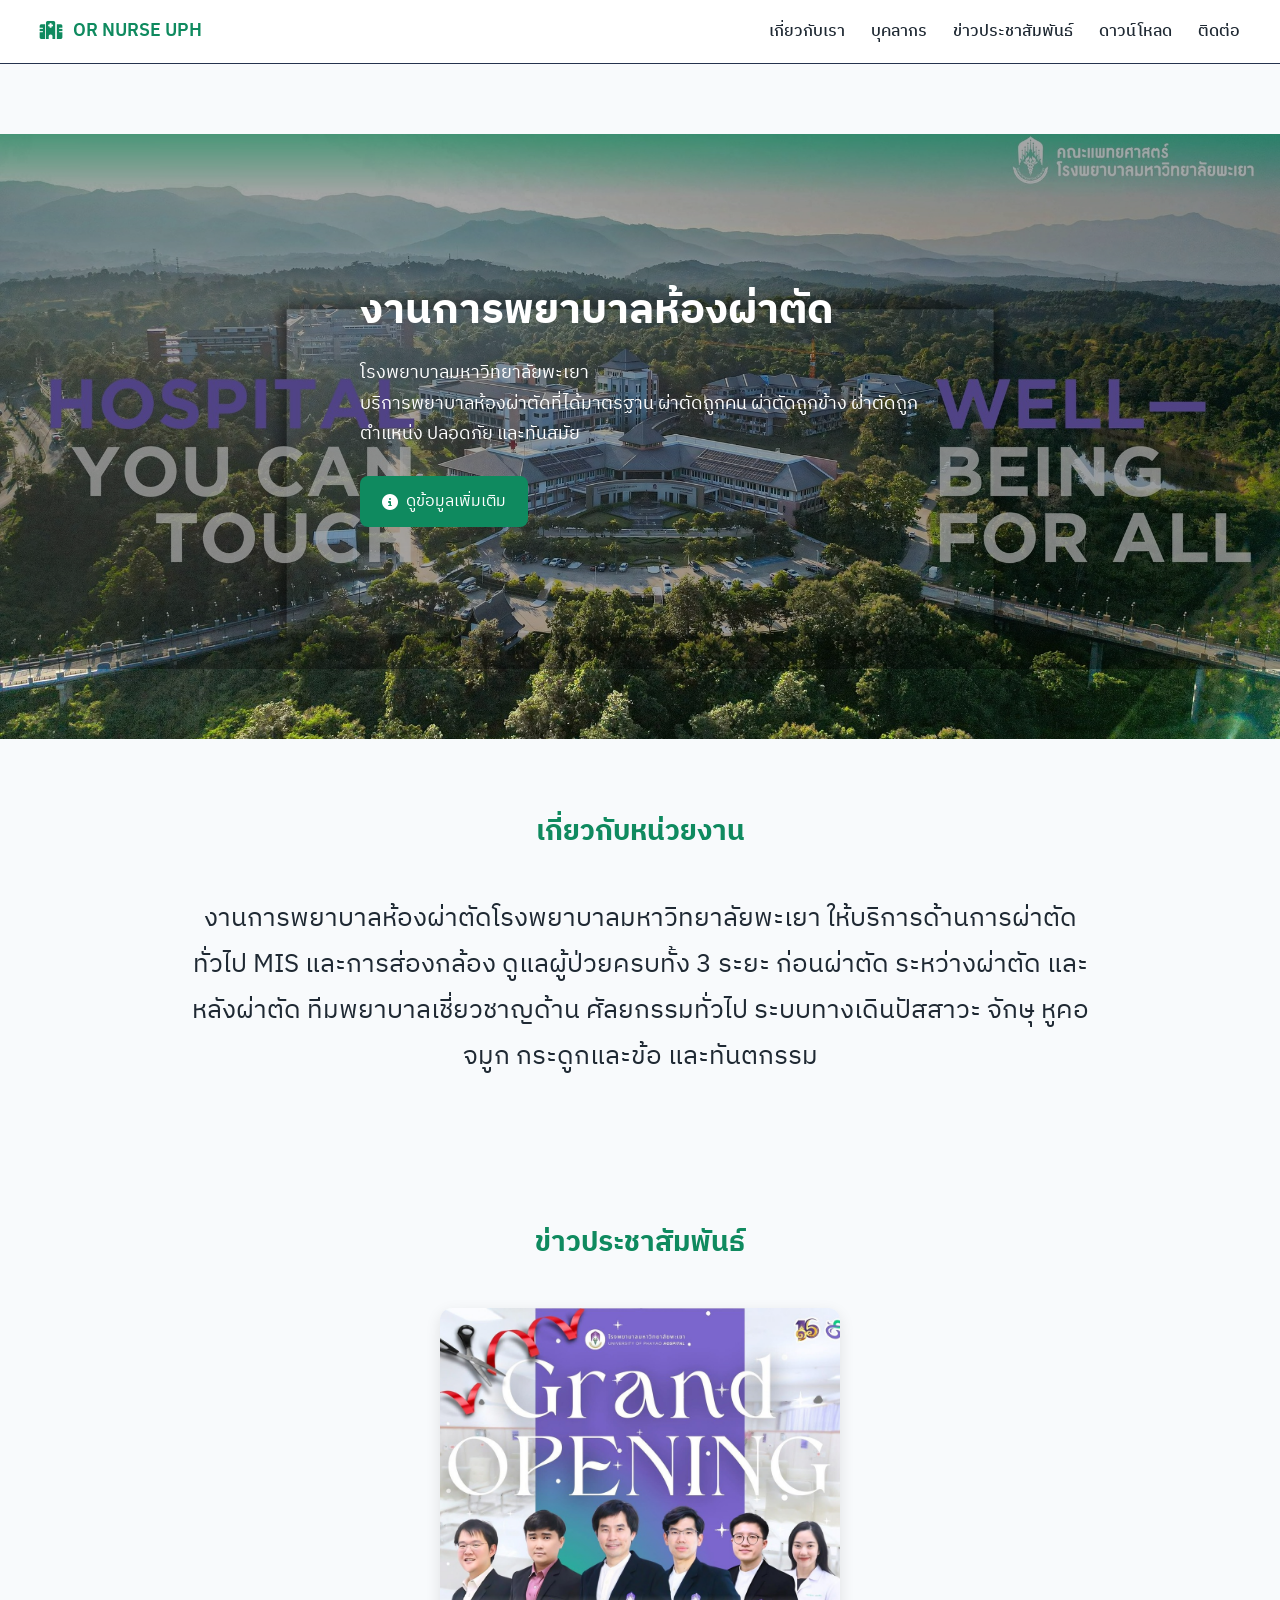
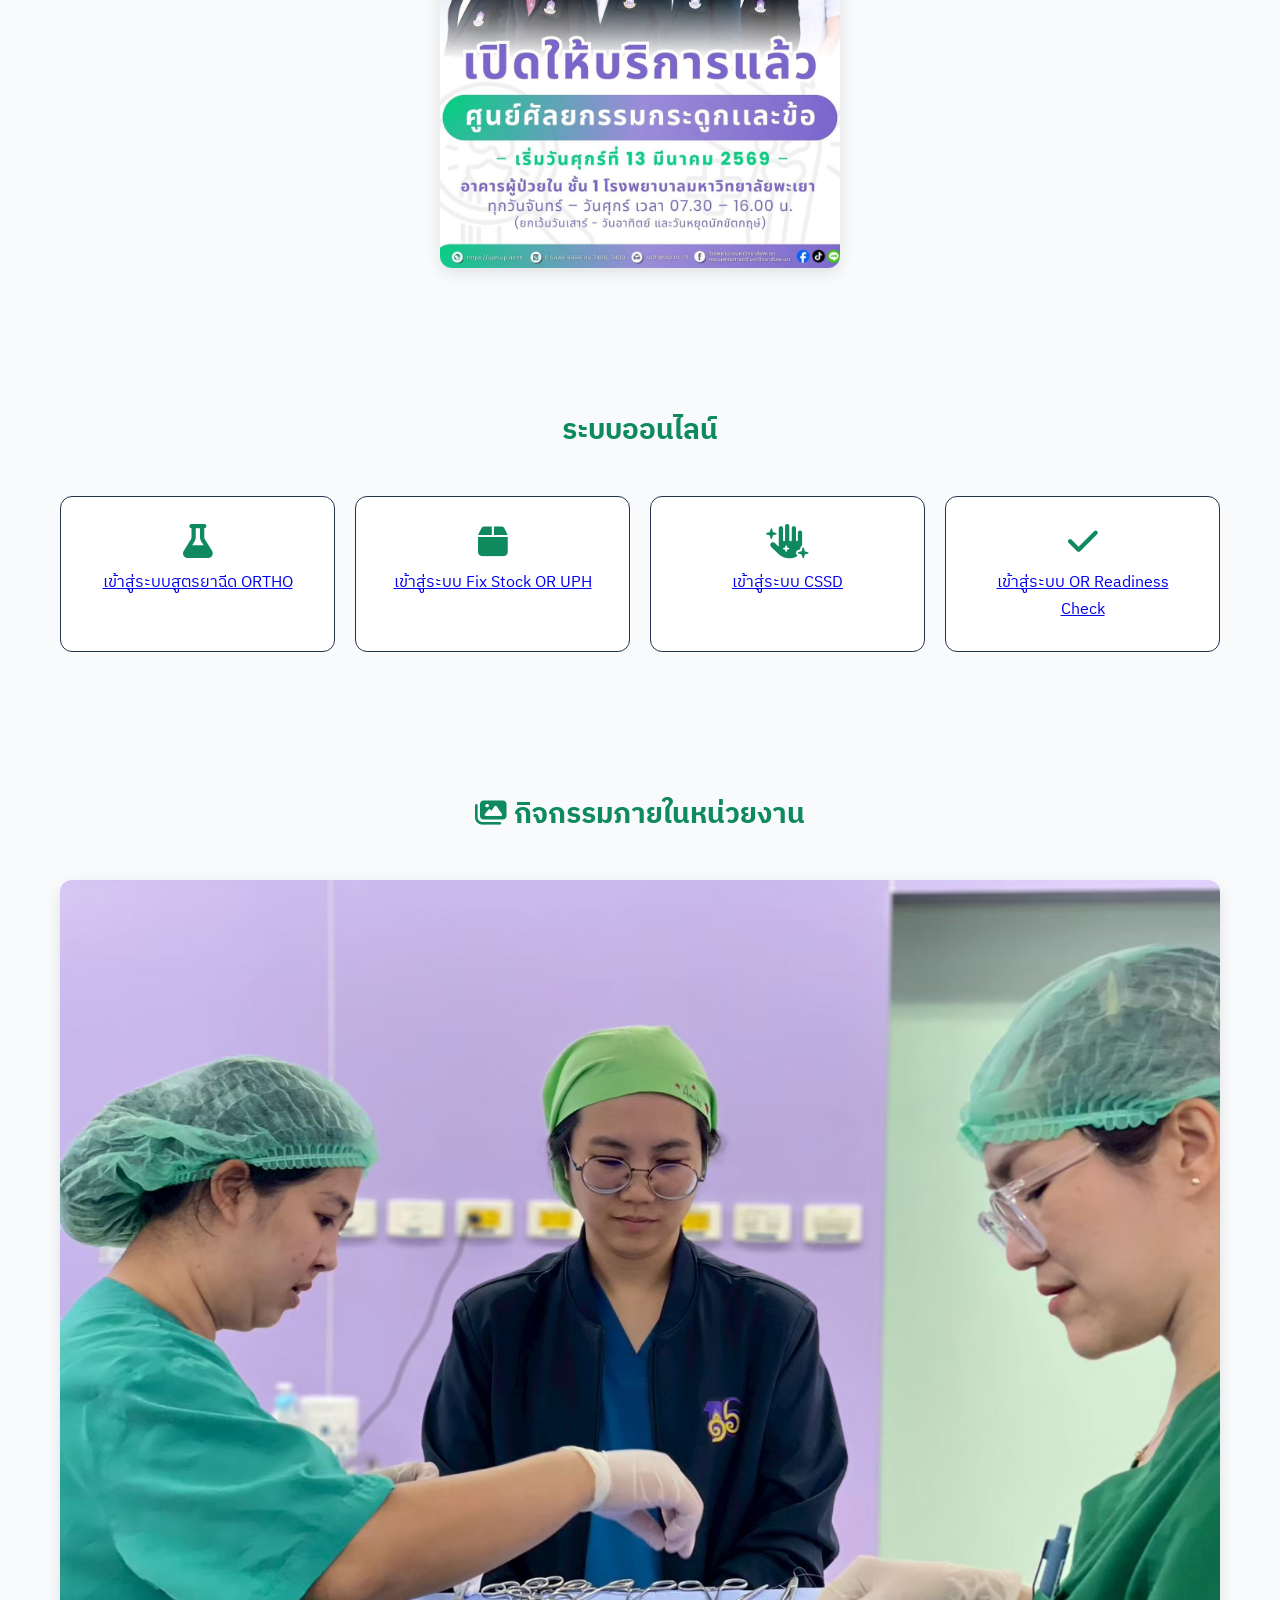
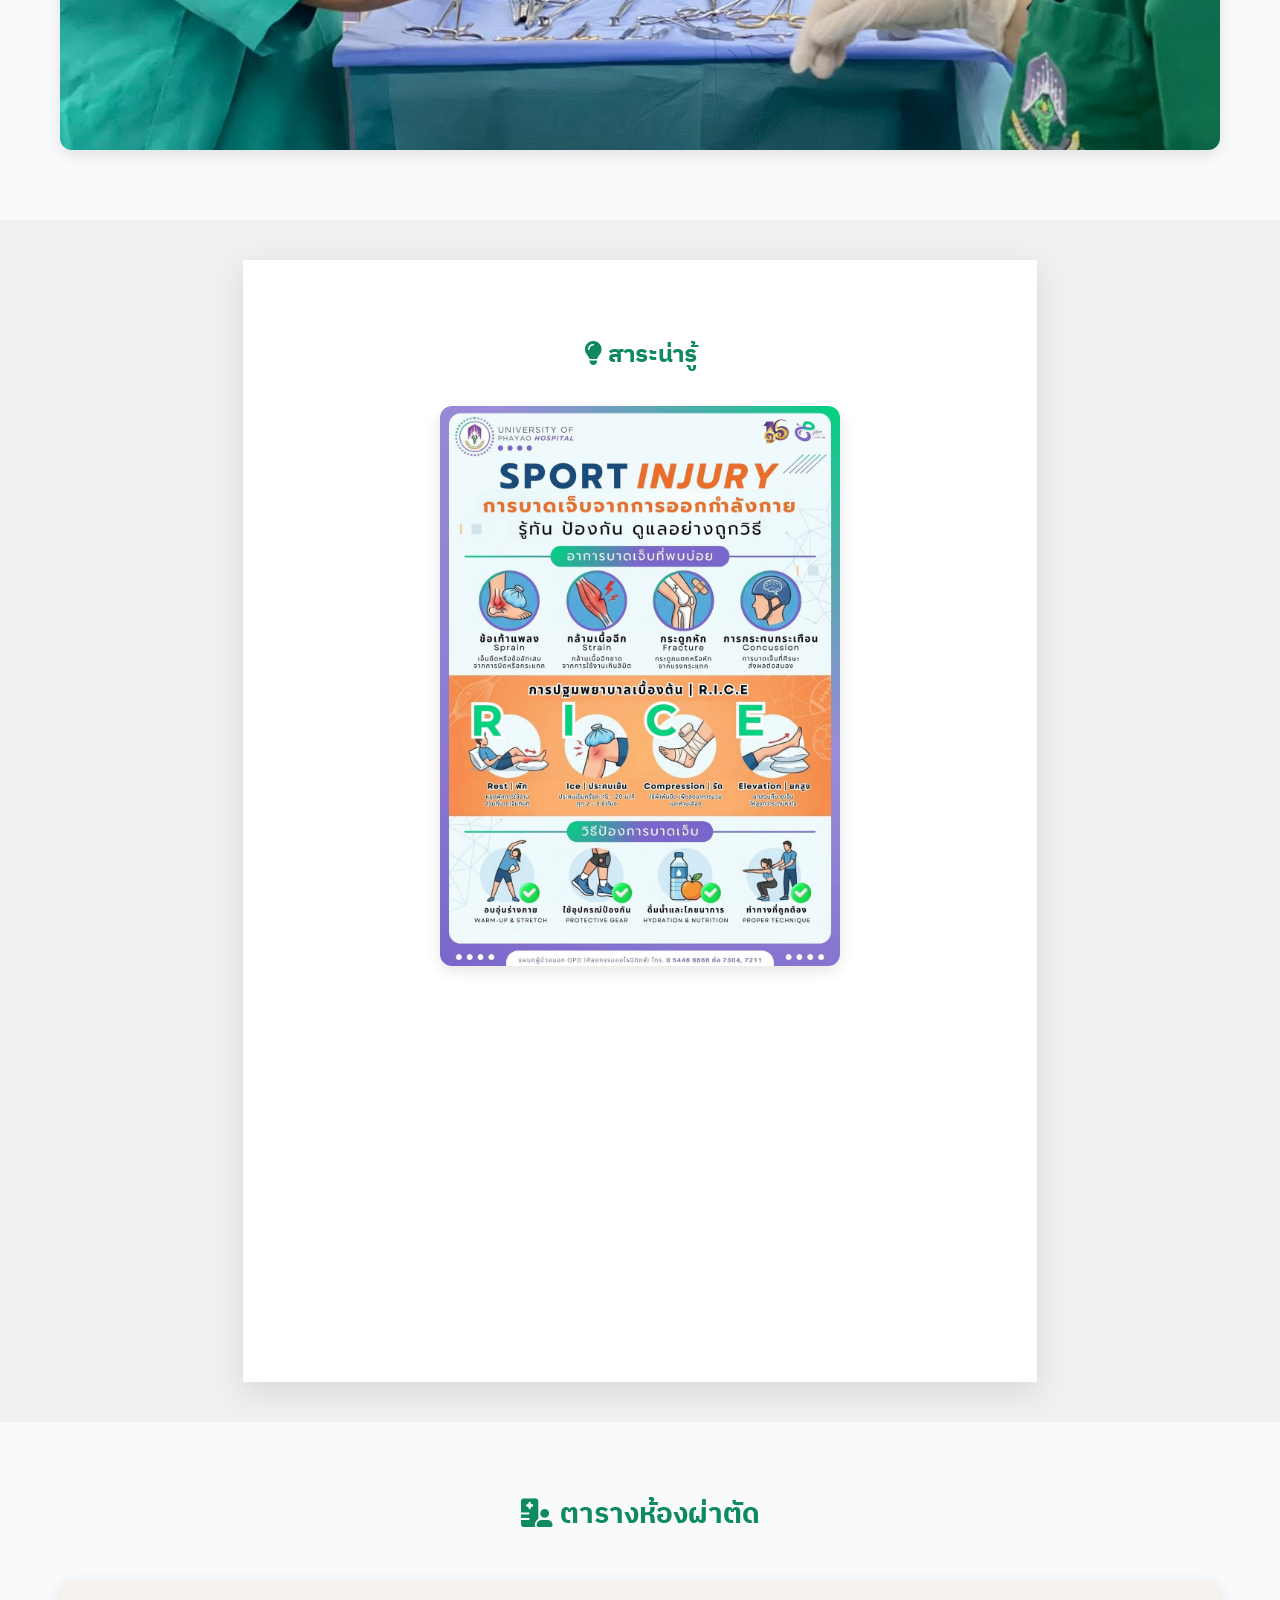
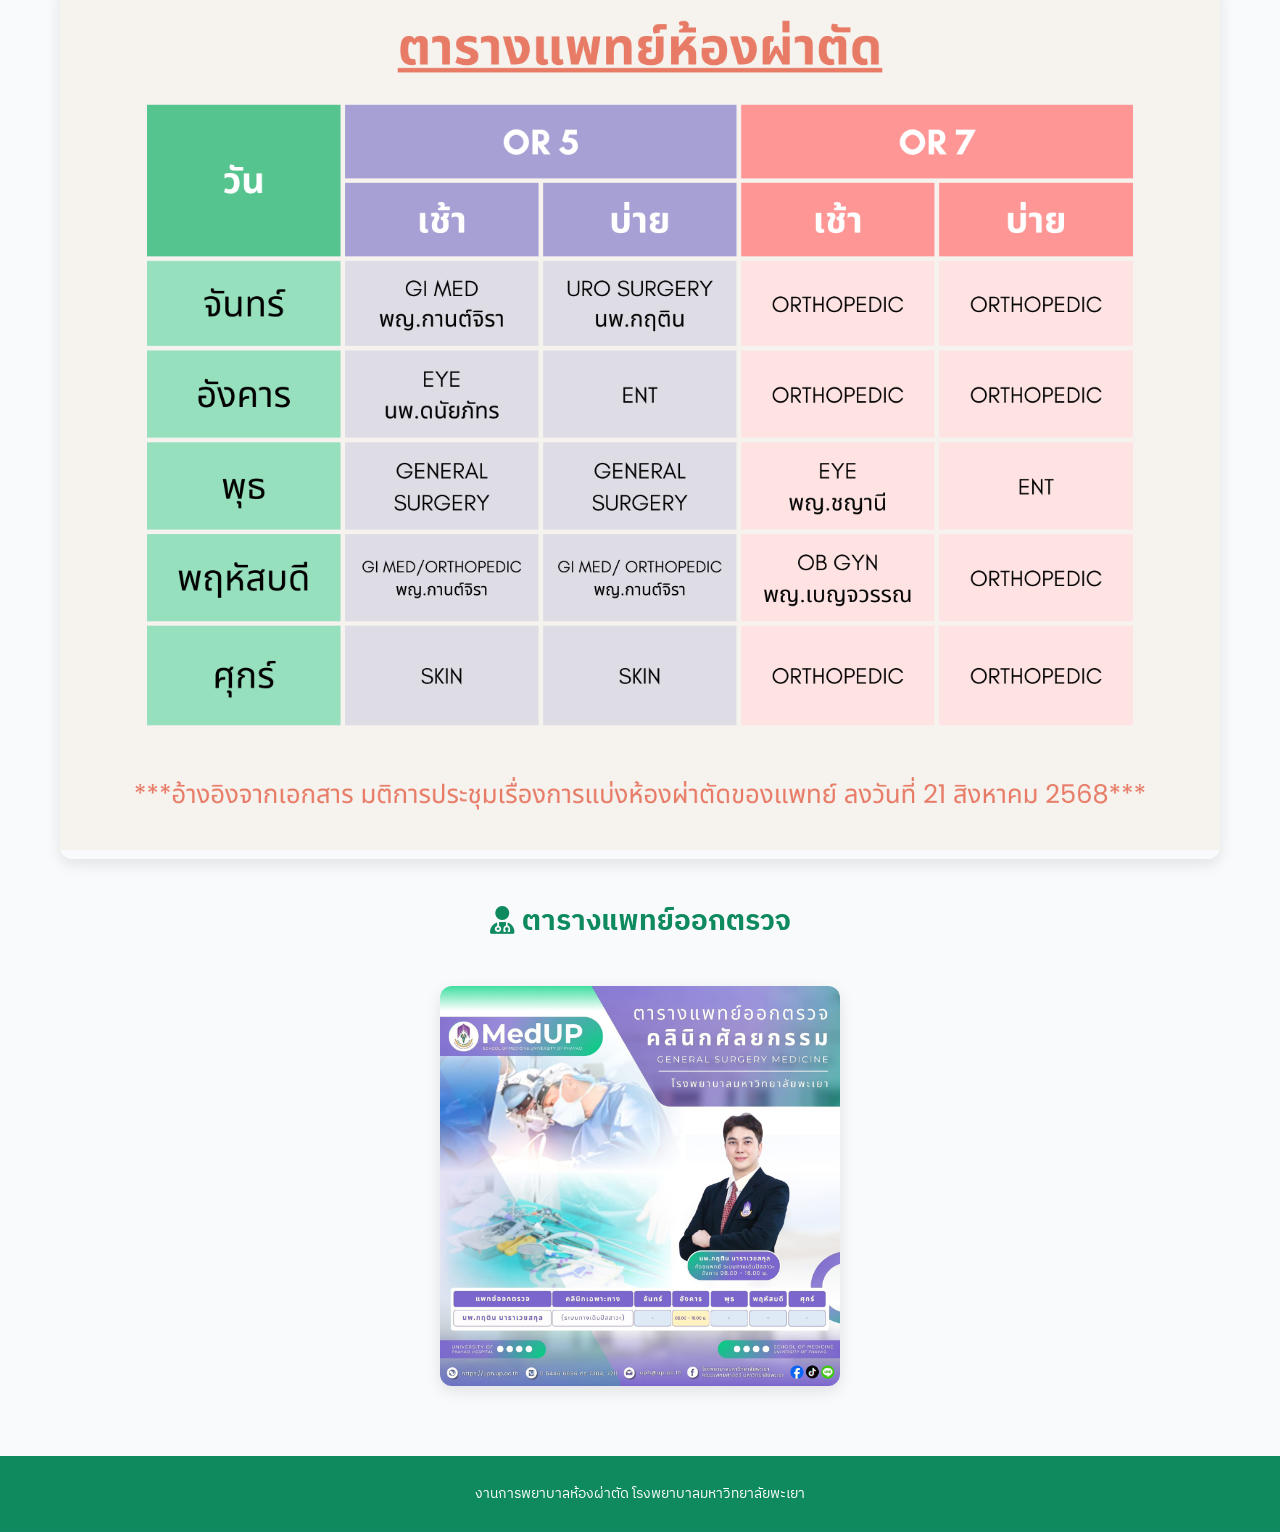
<file: index.html>
<!DOCTYPE html>
<html lang="th">
<head>

<meta charset="UTF-8">
<meta name="viewport" content="width=device-width, initial-scale=1.0">

<title>งานการพยาบาลห้องผ่าตัด | โรงพยาบาลมหาวิทยาลัยพะเยา</title>

<meta name="description" content="เว็บไซต์งานการพยาบาลห้องผ่าตัด โรงพยาบาลมหาวิทยาลัยพะเยา ข้อมูลบุคลากร ข่าวประชาสัมพันธ์ เอกสาร และกิจกรรม">

<!-- Google Font -->
<link href="https://fonts.googleapis.com/css2?family=IBM+Plex+Sans+Thai:wght@300;400;500;600;700&display=swap" rel="stylesheet">

<!-- Font Awesome -->
<link rel="stylesheet" href="https://cdnjs.cloudflare.com/ajax/libs/font-awesome/6.5.0/css/all.min.css">

<style>

/* ===== ROOT ===== */
:root{
--primary:#0f8a5f;
--primary-dark:#0a6c49;
--primary-light:#eaf7f3;
--text:#1f2933;
--gray:#6b7280;
--border:#25334e;
--bg:#f8fafc;
}

/* ===== BASE ===== */
*{margin:0;padding:0;box-sizing:border-box;}
body{
font-family:'IBM Plex Sans Thai',sans-serif;
background:var(--bg);
color:var(--text);
line-height:1.7;
}

.container{
max-width:1200px;
margin:auto;
padding:0 20px;
}

/* ===== HEADER ===== */
.header{
background:white;
border-bottom:1px solid var(--border);
position:sticky;
top:0;
z-index:1000;
}

.nav-container{
display:flex;
justify-content:space-between;
align-items:center;
padding:16px 0;
}

.logo{
display:flex;
align-items:center;
gap:10px;
font-weight:600;
font-size:18px;
color:var(--primary);
}

.navbar ul{
display:flex;
list-style:none;
gap:26px;
}

.navbar a{
text-decoration:none;
color:var(--text);
font-weight:500;
transition:0.25s;
}

.navbar a:hover{color:var(--primary);}

.mobile-menu{display:none;font-size:22px;}

/* ===== HERO SLIDER ===== */
.hero{
position:relative;
height:75vh;
overflow:hidden;
}

.hero-slider{
position:absolute;
width:100%;
height:100%;
}

.hero-slider img{
position:absolute;
width:100%;
height:100%;
object-fit:cover;
opacity:0;
transition:opacity 1s ease;
}

.hero-slider img.active{
opacity:1;
}

.hero-overlay{
position:relative;
z-index:2;
height:100%;
background:rgba(0,0,0,0.35);
display:flex;
align-items:center;
}

.hero-content{
color:white;
max-width:600px;
}

.hero h1{font-size:42px;margin-bottom:12px;}
.hero p{font-size:18px;margin-bottom:26px;}

.btn-primary{
display:inline-flex;
align-items:center;
gap:8px;
background:var(--primary);
color:white;
padding:12px 22px;
border-radius:8px;
text-decoration:none;
transition:0.25s;
}

.btn-primary:hover{background:var(--primary-dark);}

/* ===== SECTION ===== */
section{padding:70px 0;}

.section-title{
text-align:center;
font-size:28px;
margin-bottom:40px;
color:var(--primary);
}

/* ===== ABOUT ===== */
.about-grid{
display:grid;
grid-template-columns:1fr 260px;
gap:40px;
align-items:center;
}

.about-icon{
font-size:120px;
color:var(--primary-light);
text-align:center;
}

/* ===== NEWS ===== */
.news-grid{
display:grid;
grid-template-columns:repeat(auto-fit,minmax(260px,1fr));
gap:24px;
}

.news-card{
background:white;
padding:24px;
border-radius:12px;
border:1px solid var(--border);
transition:0.25s;
}

.news-card:hover{
transform:translateY(-4px);
box-shadow:0 10px 25px rgba(0,0,0,0.05);
}

/* ===== EVENTS ===== */
.event-list{
list-style:none;
max-width:600px;
margin:auto;
}

.event-list li{
padding:12px 0;
border-bottom:1px solid var(--border);
}

.event-list i{
color:var(--primary);
margin-right:8px;
}

/* ===== DOCUMENT ===== */
.doc-grid{
display:grid;
grid-template-columns:repeat(auto-fit,minmax(200px,1fr));
gap:20px;
}

.doc-card{
background:white;
padding:28px;
text-align:center;
border-radius:12px;
border:1px solid var(--border);
transition:0.25s;
}

.doc-card:hover{
transform:translateY(-5px);
box-shadow:0 10px 25px rgba(0,0,0,0.06);
}

.doc-card i{
font-size:34px;
color:var(--primary);
margin-bottom:10px;
}


/* ===== FOOTER ===== */
.footer{
background:var(--primary);
color:white;
text-align:center;
padding:26px 0;
font-size:14px;
}

/* ===== RESPONSIVE ===== */
@media(max-width:900px){
.about-grid{grid-template-columns:1fr;}
.about-icon{display:none;}
}

@media(max-width:768px){
.navbar{display:none;}
.mobile-menu{display:block;}
.hero{height:65vh;}
.hero h1{font-size:32px;}
}

</style>

</head>

<body>

<!-- HEADER -->
<header class="header">
<div class="container nav-container">

<div class="logo">
<i class="fa-solid fa-hospital"></i>
OR NURSE UPH
</div>

<nav class="navbar">
<ul>
<li><a href="#">เกี่ยวกับเรา</a></li>
<li><a href="pages/personel.html">บุคลากร</a></li>
<li><a href="#">ข่าวประชาสัมพันธ์</a></li>
<li><a href="#">ดาวน์โหลด</a></li>
<li><a href="#">ติดต่อ</a></li>
</ul>
</nav>

<div class="mobile-menu">
<i class="fa-solid fa-bars"></i>
</div>

</div>
</header>

<!-- HERO -->
<section class="hero">

  <div class="hero-slider">
    <img src="assets/img/banner1.jpg" class="active">
    <img src="assets/img/47467339-9385-498E-9FA0-7BF262614921_L0_001-29_1_2568 16_39_06.jpg">
    <img src="assets/img/IMG_1624.jpg">
  </div>

  <div class="hero-overlay">
    <div class="container hero-content">
      <h1>งานการพยาบาลห้องผ่าตัด</h1>
      <p>
        โรงพยาบาลมหาวิทยาลัยพะเยา<br>
        บริการพยาบาลห้องผ่าตัดที่ได้มาตรฐาน ผ่าตัดถูกคน ผ่าตัดถูกข้าง ผ่าตัดถูกตำแหน่ง ปลอดภัย และทันสมัย
      </p>
      <a href="#" class="btn-primary">
        <i class="fa-solid fa-circle-info"></i>
        ดูข้อมูลเพิ่มเติม
      </a>
    </div>
  </div>

</section>

<style>
/* HERO SLIDER */
.hero{
  position:relative;
  height:75vh;
  overflow:hidden;
}

.hero-slider{
  position:absolute;
  width:100%;
  height:100%;
}

.hero-slider img{
  position:absolute;
  width:100%;
  height:100%;
  object-fit:cover;
  opacity:0;
  transition:opacity 1s ease;
}

.hero-slider img.active{
  opacity:1;
}

/* HERO OVERLAY */
.hero-overlay{
  position:relative;
  z-index:2;
  height:100%;
  background:rgba(0,0,0,0.35);
  display:flex;
  align-items:center;
}

.hero-content{
  color:white;
  max-width:600px;
}

.hero h1{
  font-size:42px;
  margin-bottom:12px;
}

.hero p{
  font-size:18px;
  margin-bottom:26px;
}
</style>

<script>
// ===== HERO SLIDER =====
const heroImages = document.querySelectorAll(".hero-slider img");
let heroIndex = 0;

function showHeroSlide() {
  heroImages.forEach(img => img.classList.remove("active"));
  heroImages[heroIndex].classList.add("active");
  heroIndex = (heroIndex + 1) % heroImages.length;
}

// เริ่มสไลด์ทันทีและวนทุก 6 วินาที
showHeroSlide();
setInterval(showHeroSlide, 6000);
</script>

<!-- ABOUT -->
<section class="about">
  <div class="container">

    <h2 class="section-title">เกี่ยวกับหน่วยงาน</h2>

    <div class="about-single-center">
      <p class="about-text">
        งานการพยาบาลห้องผ่าตัดโรงพยาบาลมหาวิทยาลัยพะเยา ให้บริการด้านการผ่าตัดทั่วไป
         MIS และการส่องกล้อง ดูแลผู้ป่วยครบทั้ง 3 ระยะ 
         ก่อนผ่าตัด ระหว่างผ่าตัด และหลังผ่าตัด 
          ทีมพยาบาลเชี่ยวชาญด้าน ศัลยกรรมทั่วไป ระบบทางเดินปัสสาวะ จักษุ หูคอจมูก กระดูกและข้อ
            และทันตกรรม
      </p>
    </div>

  </div>
</section>

<style>
/* ABOUT SECTION - กึ่งกลาง */
.about-single-center{
  display:flex;
  justify-content:center;   /* จัดกึ่งกลางแนวนอน */
  text-align:center;        /* จัดข้อความกึ่งกลาง */
  max-width:900px;          /* จำกัดความกว้าง */
  margin:auto;              /* จัดกึ่งกลางทั้งคอนเทนเนอร์ */
}

.about-text{
  font-size:1.6rem;         /* ตัวหนังสือใหญ่ อ่านง่าย */
  line-height:1.8;          /* เว้นบรรทัดสบายตา */
  color:#1f2933;
}

/* RESPONSIVE */
@media(max-width:768px){
  .about-text{
    font-size:1.4rem;       /* ปรับขนาดให้มือถืออ่านง่าย */
  }
}

@media(max-width:480px){
  .about-text{
    font-size:1.2rem;
    line-height:1.6;
  }
}
</style>

<!-- ===== NEWS SLIDER ===== -->
<section class="news">
  <div class="container">

    <h2 class="section-title">ข่าวประชาสัมพันธ์</h2>

    <div class="slider">
      <img src="assets/img/11.jpg" class="slide active">
      <img src="assets/img/12.jpg" class="slide">
      <img src="assets/img/13.jpg" class="slide">
      <img src="assets/img/14.jpg" class="slide">
      <img src="assets/img/15.jpg" class="slide">
    </div>

  </div>
</section>

<style>
/* ===== SLIDER STYLE ===== */
.slider {
  position: relative;
  width: 100%;
  max-width: 400px; /* ปรับขนาดได้ */
  aspect-ratio: 5 / 7; /* อัตราส่วน 5:7 */
  margin: auto;
  overflow: hidden;
  border-radius: 12px;
}

/* รูป */
.slider img {
  position: absolute;
  width: 100%;
  height: 100%;
  object-fit: cover;

  opacity: 0;
  transition: opacity 1s ease-in-out;
}

/* รูปที่แสดง */
.slider img.active {
  opacity: 1;
}
</style>

<script>
let slides = document.querySelectorAll(".slide");
let index = 0;

function showSlide() {
  slides.forEach(slide => slide.classList.remove("active"));
  slides[index].classList.add("active");

  index++;
  if (index >= slides.length) {
    index = 0;
  }
}

/* เปลี่ยนทุก 7 วินาที */
setInterval(showSlide, 7000);
</script>

<!-- ===== ระบบออนไลน์ ===== -->
<section class="documents">
  <div class="container">

    <h2 class="section-title">ระบบออนไลน์</h2>

    <div class="doc-grid">
      <!-- ระบบสูตรยาฉีด ORTHO -->
      <a href="https://operationsettinguph.my.canva.site/dagyrto4rgi" target="_blank" class="doc-card">
        <i class="fa-solid fa-flask"></i>
        <p>เข้าสู่ระบบสูตรยาฉีด ORTHO</p>
      </a>

      <!-- ระบบ Fix Stock OR UPH -->
      <a href="https://operationsettinguph.my.canva.site/c3m539qceevh2kzk" target="_blank" class="doc-card">
        <i class="fa-solid fa-box"></i>
        <p>เข้าสู่ระบบ Fix Stock OR UPH</p>
      </a>

      <!-- ระบบ CSSD -->
      <a href="http://10.160.11.129:8080/tgreport/login.php" target="_blank" class="doc-card">
        <i class="fa-solid fa-hand-sparkles"></i>
        <p>เข้าสู่ระบบ CSSD</p>
      </a>

      <!-- ระบบ OR Readiness Check -->
      <a href=https://operationsettinguph.my.canva.site/c3w0s58597f7ma24 target="_blank" class="doc-card">
        <i class="fa-solid fa-check"></i>
        <p>เข้าสู่ระบบ OR Readiness Check</p>
      </a>
    </div>

  </div>
</section>

<!-- ACTIVITIES SLIDER 4:3 -->
<section class="activities">
  <div class="container">
    <h2 class="section-title">
      <i class="fa-solid fa-images"></i>
      กิจกรรมภายในหน่วยงาน
    </h2>

    <div class="activities-slider">
      <!-- ใส่รูปที่นี่ 4 รูป -->
      <img src="assets/img/Training2.jpg" class="active" alt="กิจกรรม 1">
      <img src="assets/img/Training.jpg" alt="กิจกรรม 2">
      <img src="assets/img/Auto CPR.jpg" alt="กิจกรรม 3">
      <img src="assets/img/RCA.jpg" alt="กิจกรรม 4">
    </div>
  </div>
</section>

<style>
/* ===== ACTIVITIES SLIDER 4:3 ===== */
.activities-slider{
  position:relative;
  width:100%;
  /* กำหนดอัตราส่วน 4:3 */
  aspect-ratio: 4 / 3;
  overflow:hidden;
  border-radius:12px;
  box-shadow:0 5px 15px rgba(0,0,0,0.1);
  margin-top:30px;
}

.activities-slider img{
  position:absolute;
  width:100%;
  height:100%;
  object-fit:cover;
  opacity:0;
  transition:opacity 1s ease;
}

.activities-slider img.active{
  opacity:1;
}

/* RESPONSIVE */
@media(max-width:768px){
  .activities-slider{
    aspect-ratio: 4 / 3; /* ยังคง 4:3 */
  }
}

@media(max-width:480px){
  .activities-slider{
    aspect-ratio: 4 / 3;
  }
}
</style>

<script>
// ===== ACTIVITIES SLIDER =====
let activityIndex = 0;
const activitySlides = document.querySelectorAll(".activities-slider img");

function showActivitySlide(){
  activitySlides.forEach(img => img.classList.remove("active"));
  activitySlides[activityIndex].classList.add("active");
  activityIndex = (activityIndex + 1) % activitySlides.length;
}

// เริ่มสไลด์ทุก 10 วินาที
setInterval(showActivitySlide, 10000);
</script>

<!-- ===== KNOWLEDGE A4 SLIDER ขนาด A4 ===== -->
<section class="knowledge-a4-slider">
  <div class="a4-paper">

    <h2 class="title">
      <i class="fa-solid fa-lightbulb"></i>
      สาระน่ารู้
    </h2>

    <div class="slider">
      <img src="assets/img/01.jpg" class="active">
      <img src="assets/img/02.jpg">
      <img src="assets/img/03.jpg">
      <img src="assets/img/04.jpg">
      <img src="assets/img/S__42688523.jpg">
      <img src="assets/img/06.jpg">
    </div>

  </div>
</section>

<!-- ===== LIGHTBOX ===== -->
<div class="lightbox" id="knowledge-lightbox">
  <span class="close">&times;</span>
  <img id="knowledge-lightbox-img">
</div>

<style>
/* ===== A4 PAPER ===== */
.knowledge-a4-slider{
  display:flex;
  justify-content:center;
  background:#f0f0f0;
  padding:40px 0;
}

.a4-paper{
  width:210mm;      /* A4 width */
  min-height:297mm; /* A4 height */
  background:white;
  padding:20mm;
  box-shadow:0 10px 30px rgba(0,0,0,0.1);
}

/* TITLE */
.title{
  text-align:center;
  margin-bottom:20px;
  color:#0f8a5f;
}

/* SLIDER */
.slider{
  position:relative;
  width:100%;
  /* กรอบรูปภายใน slider 5:7 */
  aspect-ratio:5 / 7;
  overflow:hidden;
  border-radius:12px;
  margin-top:30px;
  box-shadow:0 5px 15px rgba(0,0,0,0.1);
}

.slider img{
  position:absolute;
  width:100%;
  height:100%;
  object-fit:cover;
  opacity:0;
  transition:opacity 1s ease;
  cursor:pointer;
}

.slider img.active{
  opacity:1;
}

/* LIGHTBOX */
#knowledge-lightbox{
  display:none;
  position:fixed;
  top:0;
  left:0;
  width:100%;
  height:100%;
  background:rgba(0,0,0,0.85);
  justify-content:center;
  align-items:center;
  z-index:9999;
}

#knowledge-lightbox img{
  max-width:90%;
  max-height:90%;
  border-radius:10px;
}

#knowledge-lightbox .close{
  position:absolute;
  top:20px;
  right:30px;
  font-size:40px;
  color:white;
  cursor:pointer;
}

/* RESPONSIVE */
@media(max-width:768px){
  .a4-paper{
    width:180mm;
    min-height:255mm;
    padding:15mm;
  }
  .slider{
    aspect-ratio:5/7;
  }
}

@media(max-width:480px){
  .a4-paper{
    width:150mm;
    min-height:210mm;
    padding:10mm;
  }
  .slider{
    aspect-ratio:5/7;
  }
}
</style>

<script>
// ===== SLIDER LOGIC =====
let knowledgeIndex = 0;
const knowledgeSlides = document.querySelectorAll(".knowledge-a4-slider .slider img");

function showKnowledgeSlide(){
  knowledgeSlides.forEach(img => img.classList.remove("active"));
  knowledgeSlides[knowledgeIndex].classList.add("active");
  knowledgeIndex = (knowledgeIndex + 1) % knowledgeSlides.length;
}

// สไลด์ทุก 6 วินาที
setInterval(showKnowledgeSlide, 6000);

// ===== LIGHTBOX LOGIC =====
const knowledgeLightbox = document.getElementById("knowledge-lightbox");
const knowledgeLightboxImg = document.getElementById("knowledge-lightbox-img");
const knowledgeCloseBtn = knowledgeLightbox.querySelector(".close");

knowledgeSlides.forEach(img => {
  img.addEventListener("click", ()=>{
    knowledgeLightbox.style.display = "flex";
    knowledgeLightboxImg.src = img.src;
  });
});

// ปิด lightbox
knowledgeCloseBtn.onclick = ()=> knowledgeLightbox.style.display = "none";
knowledgeLightbox.onclick = (e)=>{
  if(e.target === knowledgeLightbox){
    knowledgeLightbox.style.display = "none";
  }
};
</script>

<!-- DOCTOR & OR SCHEDULE -->
<section class="or-schedule">
  <div class="container">

    <!-- หัวข้อ ตารางห้องผ่าตัด (ใส่รูป A4 แนวนอน) -->
    <h2 class="section-title">
      <i class="fa-solid fa-hospital-user"></i>
      ตารางห้องผ่าตัด
    </h2>
    <div class="or-image">
      <img src="assets/img/Comparison Table List Infographic Graph.png" alt="ตารางห้องผ่าตัด">
    </div>

    <!-- ตารางแพทย์ออกตรวจ (Slider) -->
    <h2 class="section-title" style="margin-top:40px;">
      <i class="fa-solid fa-user-doctor"></i>
      ตารางแพทย์ออกตรวจ
    </h2>

    <div class="slider doctor-slider">
      <img src="assets/img/Uro.jpg" alt="Urology" class="active">
      <img src="assets/img/Med1.jpg" alt="Medicine1">
      <img src="assets/img/Med.jpg" alt="Medicine2">
      <img src="assets/img/Ortho.jpg" alt="Orthopedics">
      <img src="assets/img/EYE.jpg" alt="Eye">
      <img src="assets/img/ENT.jpg" alt="ENT">
      <img src="assets/img/สูติ.jpg" alt="Obstetrics">
      <img src="assets/img/กุมาร.jpg" alt="Pediatrics">
      <img src="assets/img/ผิวหนัง.jpg" alt="Dermatology">
      <img src="assets/img/เวสศาส.jpg" alt="Vascular">
      <img src="assets/img/รังสี.jpg" alt="Radiology">
    </div>

  </div>
</section>

<style>
/* ===== OR ROOM IMAGE A4 HORIZONTAL ===== */
.or-image{
  width:100%;
  overflow:hidden;
  border-radius:12px;
  box-shadow:0 5px 15px rgba(0,0,0,0.1);
}

.or-image img{
  width:100%;
  height:auto;
  object-fit:cover;
}

/* ===== DOCTOR SLIDER ===== */
.doctor-slider{
  position:relative;
  width:100%;
  aspect-ratio:1 / 1; /* กรอบจัตุรัส */
  overflow:hidden;
  border-radius:12px;
  box-shadow:0 5px 15px rgba(0,0,0,0.1);
  margin-top:30px;
}

.doctor-slider img{
  position:absolute;
  width:100%;
  height:100%;
  object-fit:cover;
  opacity:0;
  transition:opacity 1s ease;
  cursor:pointer;
}

.doctor-slider img.active{
  opacity:1;
}

/* LIGHTBOX */
#doctor-lightbox{
  display:none;
  position:fixed;
  top:0;
  left:0;
  width:100%;
  height:100%;
  background:rgba(0,0,0,0.85);
  justify-content:center;
  align-items:center;
  z-index:9999;
}

#doctor-lightbox img{
  max-width:90%;
  max-height:90%;
  border-radius:10px;
}

#doctor-lightbox .close{
  position:absolute;
  top:20px;
  right:30px;
  font-size:40px;
  color:white;
  cursor:pointer;
}
</style>

<script>
// ===== DOCTOR SLIDER LOGIC =====
let doctorIndex = 0;
const doctorSlides = document.querySelectorAll(".doctor-slider img");

function showDoctorSlide(){
  doctorSlides.forEach(img => img.classList.remove("active"));
  doctorSlides[doctorIndex].classList.add("active");
  doctorIndex = (doctorIndex + 1) % doctorSlides.length;
}

// สไลด์ทุก 6 วินาที
setInterval(showDoctorSlide, 6000);

// ===== LIGHTBOX LOGIC =====
const doctorLightbox = document.getElementById("doctor-lightbox");
const doctorLightboxImg = document.getElementById("doctor-lightbox-img");
const doctorCloseBtn = doctorLightbox.querySelector(".close");

doctorSlides.forEach(img => {
  img.addEventListener("click", ()=> {
    doctorLightbox.style.display = "flex";
    doctorLightboxImg.src = img.src;
  });
});

// ปิด lightbox
doctorCloseBtn.onclick = ()=> doctorLightbox.style.display = "none";
doctorLightbox.onclick = (e)=>{
  if(e.target === doctorLightbox){
    doctorLightbox.style.display = "none";
  }
};
</script>

<!-- FOOTER -->

<footer class="footer">

<div class="container">

<p>

งานการพยาบาลห้องผ่าตัด  
โรงพยาบาลมหาวิทยาลัยพะเยา

</p>

</div>

</footer>

</body>
</html>
</file>
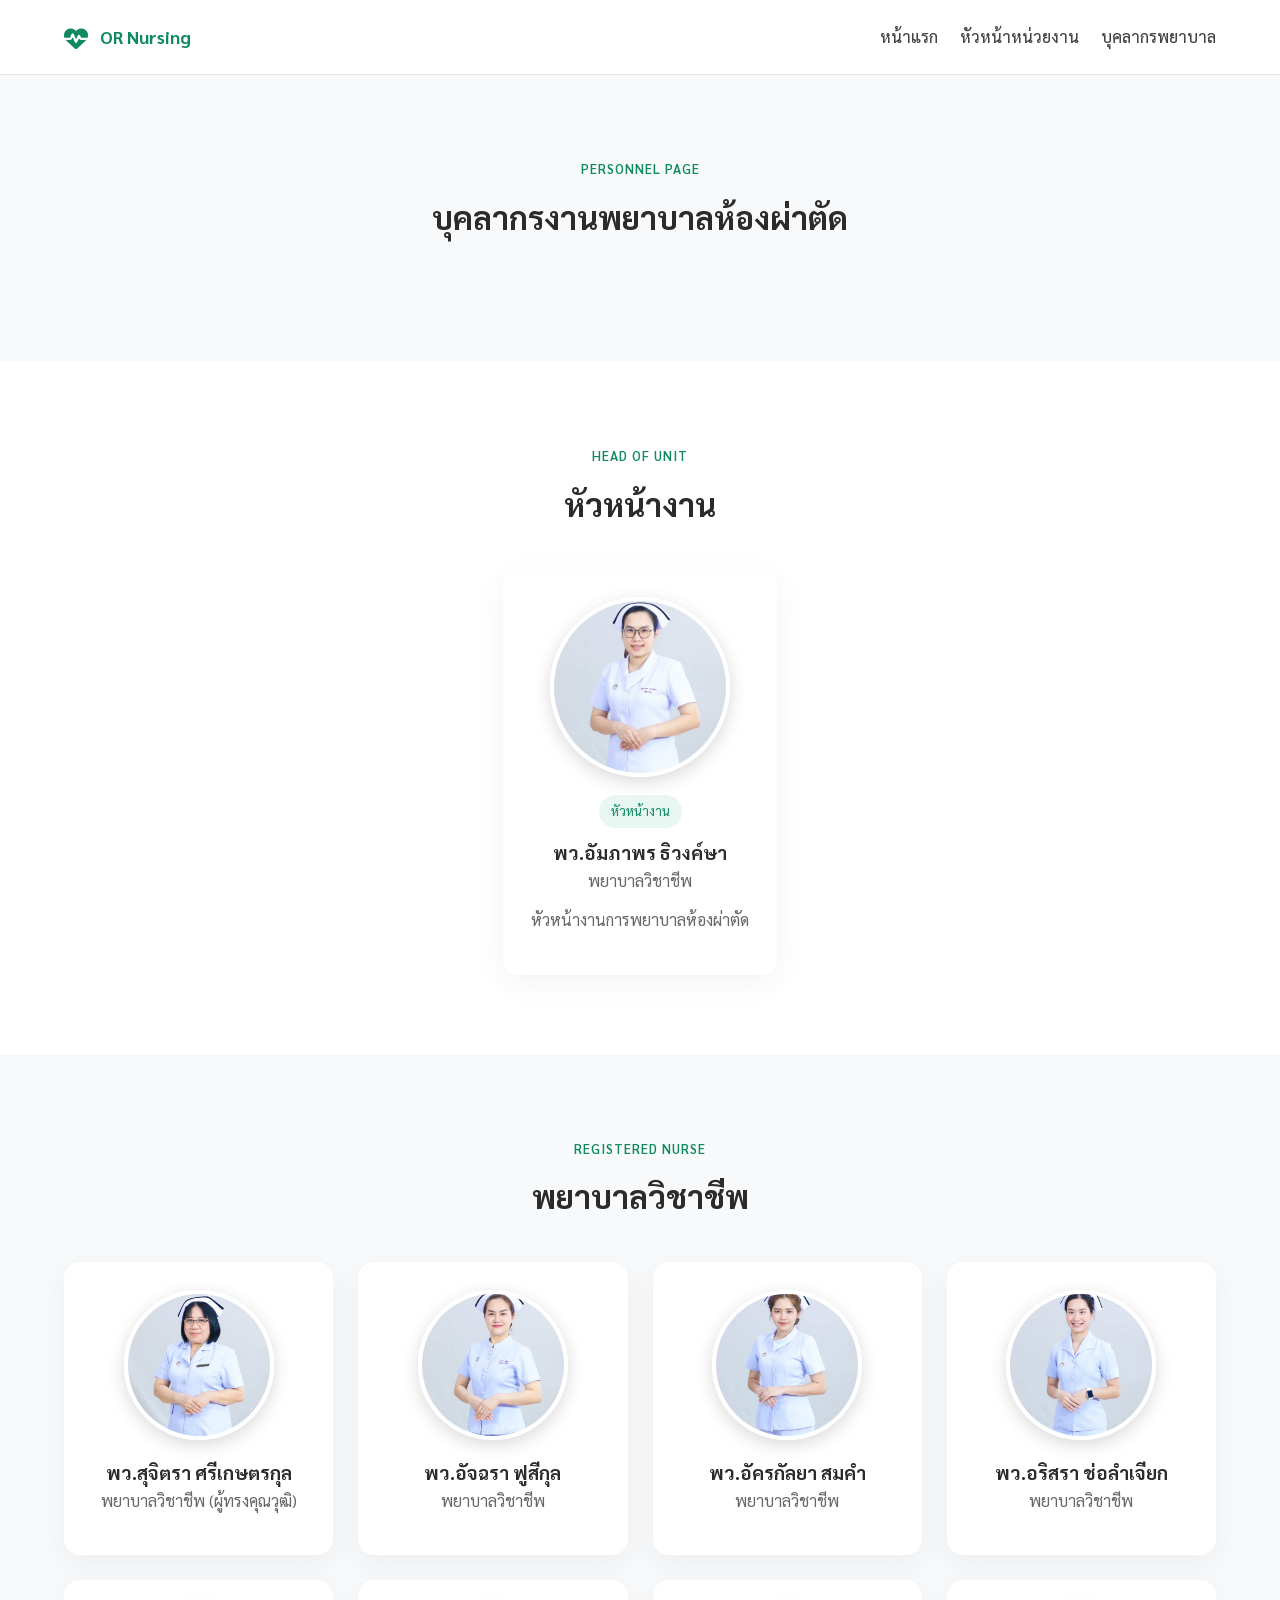
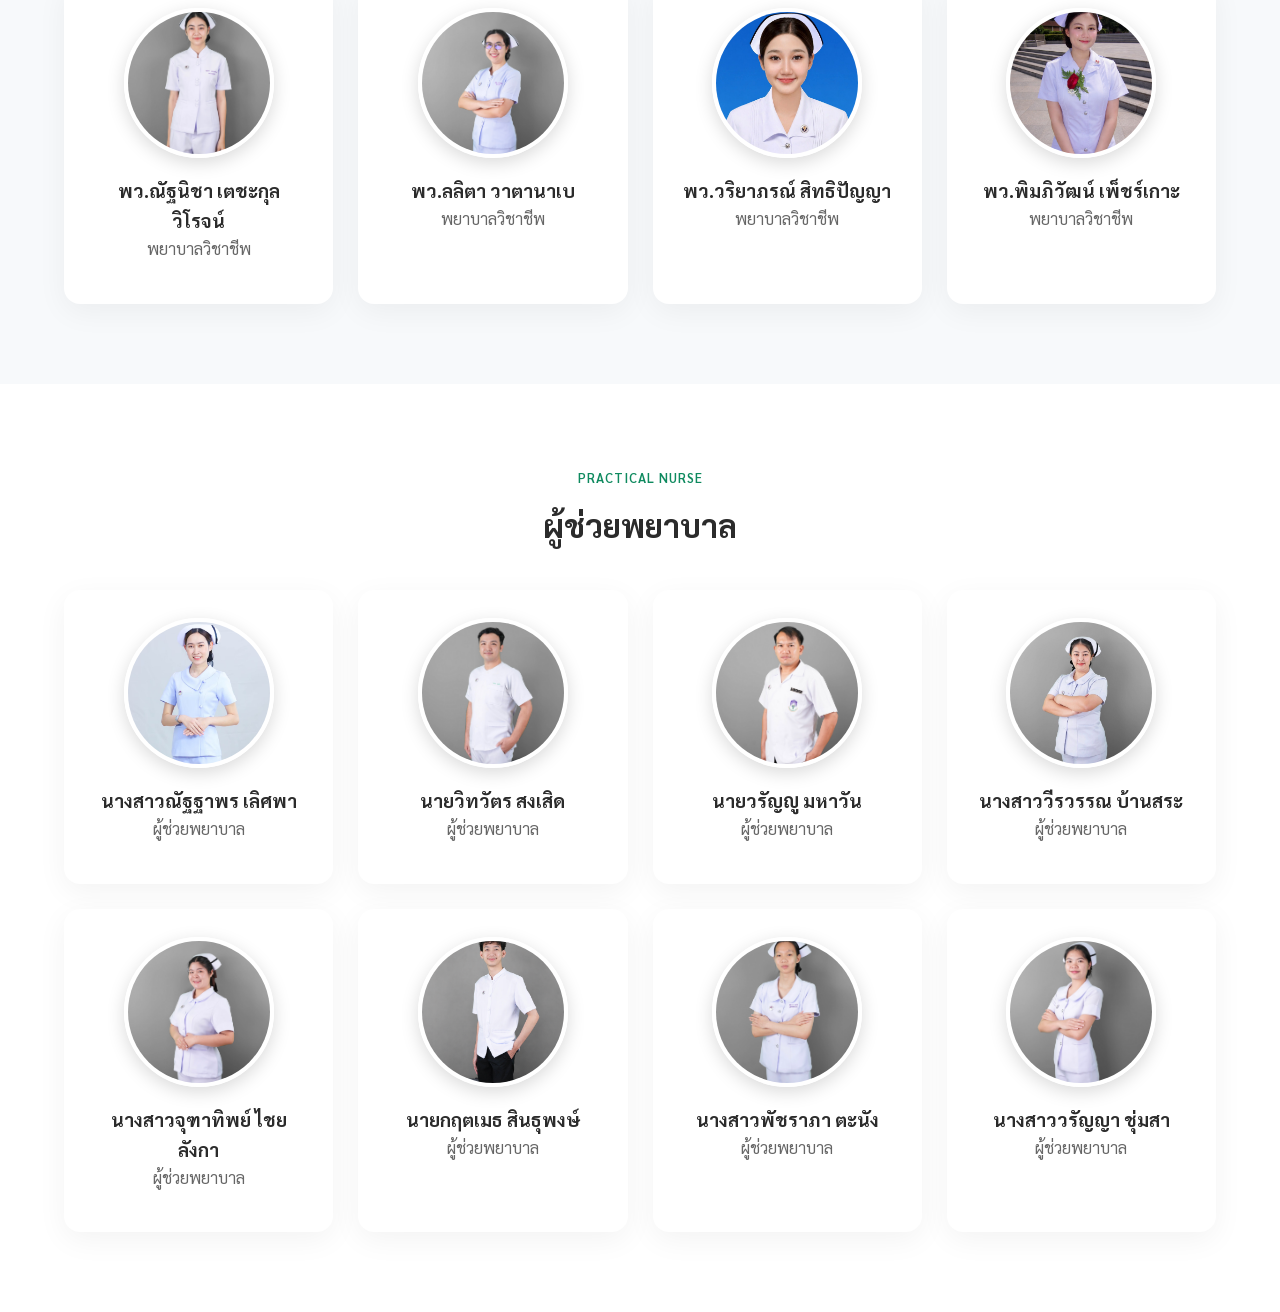
<file: pages/personel.html>
<!DOCTYPE html>
<html lang="th">
<head>
  <meta charset="UTF-8" />
  <meta name="viewport" content="width=device-width, initial-scale=1.0" />
  <title>บุคลากร | งานพยาบาลห้องผ่าตัด</title>
  <meta name="description" content="หน้าบุคลากรของงานพยาบาลผู้ป่วยนอก สำหรับเพิ่มรูปภาพและข้อมูลเจ้าหน้าที่ของหน่วยงาน" />
  <link rel="preconnect" href="https://cdnjs.cloudflare.com" />
  <link rel="stylesheet" href="https://cdnjs.cloudflare.com/ajax/libs/font-awesome/6.5.2/css/all.min.css" integrity="sha512-SnH5WK+bZxgPHs44uWIX+LLJAJ9/2PkPKZ5QiAj6Ta86w+fsb2TkR4j8+q46cDfLr9P7k9RwhKkMHpvLbHG9SrA==" crossorigin="anonymous" referrerpolicy="no-referrer" />
  <link rel="stylesheet" href="../assets/css/style.css" />
    <link href="https://fonts.googleapis.com/css2?family=Sarabun:wght@300;400;500;600;700;800&display=swap" rel="stylesheet" />
<style>
    /* =========================
BASE
========================= */

:root{

--primary:#0f8a5f;
--primary-light:#e9f7f2;
--text:#2b2b2b;
--border:#e5e5e5;

}

*{
box-sizing:border-box;
margin:0;
padding:0;
}

body{

font-family:'Sarabun',sans-serif;
color:var(--text);
background:#f7f9fb;
line-height:1.6;

}

.container{

width:90%;
max-width:1200px;
margin:auto;

}

/* =========================
HEADER
========================= */

.site-header{

background:white;
border-bottom:1px solid var(--border);

}

.header-inner{

display:flex;
justify-content:space-between;
align-items:center;
padding:18px 0;

}

.brand{

display:flex;
align-items:center;
gap:12px;
text-decoration:none;
color:var(--primary);

}

.brand-mark{

font-size:24px;

}

.brand-text strong{

display:block;
font-size:18px;

}

.brand-text small{

font-size:12px;
color:#777;

}

.site-nav ul{

display:flex;
list-style:none;
gap:22px;

}

.site-nav a{

text-decoration:none;
color:#444;
font-weight:500;
transition:0.2s;

}

.site-nav a:hover{

color:var(--primary);

}


/* =========================
SECTION
========================= */

.section{

padding:80px 0;

}

.section-alt{

background:#ffffff;

}

.section-heading{

text-align:center;
margin-bottom:40px;

}

.section-heading h1,
.section-heading h2{

font-size:32px;
margin:10px 0;

}

.section-kicker{

color:var(--primary);
font-size:13px;
font-weight:600;
letter-spacing:1px;

}


/* =========================
LEADER CARD
========================= */

.leader-wrapper{

display:flex;
justify-content:center;

}

.person-card{

background:white;
border-radius:16px;
padding:28px;
box-shadow:0 8px 30px rgba(0,0,0,0.05);
transition:0.25s;

}

.person-card:hover{

transform:translateY(-5px);
box-shadow:0 12px 40px rgba(0,0,0,0.08);

}

.leader-card{

max-width:420px;
text-align:center;

}

/* =========================
PERSON IMAGE
========================= */

.person-image-wrap{

display:flex;
justify-content:center;
align-items:center;
margin-bottom:18px;

}

/* รูปจริง */

.person-photo{

width:150px;
height:150px;
border-radius:50%;
object-fit:cover;

border:4px solid white;
box-shadow:0 5px 18px rgba(0,0,0,0.15);

}

/* รูปหัวหน้าขนาดใหญ่ */

.leader-photo{

width:180px;
height:180px;

}

/* placeholder */

.placeholder-photo{

background:var(--primary-light);
display:flex;
align-items:center;
justify-content:center;
font-size:50px;
color:var(--primary);

}

/* =========================
PERSON CONTENT
========================= */

.person-content{

text-align:center;

}

.person-badge{

display:inline-block;
background:var(--primary-light);
color:var(--primary);
padding:6px 12px;
border-radius:20px;
font-size:13px;
margin-bottom:10px;

}

.person-role{

color:#666;
margin-bottom:14px;

}

.person-contact{

display:flex;
flex-direction:column;
gap:6px;

}

.person-contact a{

text-decoration:none;
color:#555;
font-size:14px;

}

.person-contact i{

margin-right:6px;
color:var(--primary);

}


/* =========================
GRID NURSE
========================= */

.nurse-grid{

display:grid;
grid-template-columns:repeat(auto-fit,minmax(230px,1fr));
gap:25px;

}

.nurse-card{

text-align:center;

}


/* =========================
GUIDE PANEL
========================= */

.soft-panel{

background:#fafafa;
padding:30px;
border-radius:12px;
border:1px solid var(--border);

}

pre{

overflow:auto;
font-size:14px;

}


/* =========================
FOOTER
========================= */

.site-footer{

background:#0f8a5f;
color:white;
margin-top:60px;

}

.footer-inner{

display:flex;
justify-content:space-between;
align-items:center;
padding:30px 0;

}

.footer-links a{

color:white;
text-decoration:none;

}


/* =========================
RESPONSIVE
========================= */

@media (max-width:768px){

.header-inner{

flex-direction:column;
gap:15px;

}

.site-nav ul{

flex-wrap:wrap;
justify-content:center;

}

.section{

padding:60px 0;

}

.person-photo{

width:130px;
height:130px;

}

.leader-photo{

width:150px;
height:150px;

}

.footer-inner{

flex-direction:column;
gap:10px;
text-align:center;

}

}
</style>
</head>
<body>
  
  <header class="site-header inner-page-header">
    <div class="container header-inner">
      <a href="../index.html" class="brand" aria-label="กลับหน้าแรก">
        <span class="brand-mark"><i class="fa-solid fa-heart-pulse"></i></span>
        <span class="brand-text">
          <strong>OR Nursing</strong>
                  </span>
      </a>

      <nav class="site-nav open-static" aria-label="เมนูหน้าบุคลากร">
        <ul>
          <li><a href="../index.html">หน้าแรก</a></li>
          <li><a href="#leader-section">หัวหน้าหน่วยงาน</a></li>
          <li><a href="#nurse-section">บุคลากรพยาบาล</a></li>
        </ul>
      </nav>
    </div>
  </header>

  <main id="main-content">
    <!-- HERO -->
    <section class="section hero-mini personnel-hero">
      <div class="container">
        <div class="section-heading">
          <span class="section-kicker">PERSONNEL PAGE</span>
          <h1>บุคลากรงานพยาบาลห้องผ่าตัด</h1>
          
          </p>
        </div>
      </div>
    </section>

<!-- หัวหน้าหน่วยงาน -->
<section class="section section-alt" id="leader-section">
<div class="container">

<div class="section-heading">
<span class="section-kicker">HEAD OF UNIT</span>
<h2>หัวหน้างาน</h2>
</div>

<div class="leader-wrapper">

<article class="person-card leader-card">

<div class="person-image-wrap">
<img class="person-photo leader-photo"
src="../assets/img/อัมภาพร.jpg"
alt="พว.อัมภาพร ธิวงค์ษา"
loading="lazy">
</div>

<div class="person-content">
<span class="person-badge">หัวหน้างาน</span>
<h3>พว.อัมภาพร ธิวงค์ษา</h3>
<p class="person-role">พยาบาลวิชาชีพ</p>
<p class="person-role">หัวหน้างานการพยาบาลห้องผ่าตัด</p>
</div>

</article>

</div>
</div>
</section>


<!-- พยาบาลวิชาชีพ -->
<section class="section" id="nurse-section">

<div class="container">

<div class="section-heading">
<span class="section-kicker">REGISTERED NURSE</span>
<h2>พยาบาลวิชาชีพ</h2>
</div>

<div class="nurse-grid">

<article class="person-card nurse-card">
<div class="person-image-wrap">
<img class="person-photo nurse-photo"
src="../assets/img/สุจิตรา.jpg"
alt="พว.สุจิตรา ศรีเกษตรกุล"
loading="lazy">
</div>
<div class="person-content">
<h3>พว.สุจิตรา ศรีเกษตรกุล</h3>
<p class="person-role">พยาบาลวิชาชีพ (ผู้ทรงคุณวุฒิ)</p>
</div>
</article>

<article class="person-card nurse-card">
<div class="person-image-wrap">
<img class="person-photo nurse-photo"
src="../assets/img/อัจฉรา.jpg"
alt="พว.อัจฉรา ฟูสีกุล"
loading="lazy">
</div>
<div class="person-content">
<h3>พว.อัจฉรา ฟูสีกุล</h3>
<p class="person-role">พยาบาลวิชาชีพ</p>
</div>
</article>

<article class="person-card nurse-card">
<div class="person-image-wrap">
<img class="person-photo nurse-photo"
src="../assets/img/อัครกัลยา.jpg"
alt="พว.อัครกัลยา สมคำ"
loading="lazy">
</div>
<div class="person-content">
<h3>พว.อัครกัลยา สมคำ</h3>
<p class="person-role">พยาบาลวิชาชีพ</p>
</div>
</article>

<article class="person-card nurse-card">
<div class="person-image-wrap">
<img class="person-photo nurse-photo"
src="../assets/img/อริสรา.jpg"
alt="พว.อริสรา ช่อลำเจียก"
loading="lazy">
</div>
<div class="person-content">
<h3>พว.อริสรา ช่อลำเจียก</h3>
<p class="person-role">พยาบาลวิชาชีพ</p>
</div>
</article>

<article class="person-card nurse-card">
<div class="person-image-wrap">
<img class="person-photo nurse-photo"
src="../assets/img/ณัฐนิชา.jpg"
alt="พว.ณัฐนิชา เตชะกุลวิโรจน์"
loading="lazy">
</div>
<div class="person-content">
<h3>พว.ณัฐนิชา เตชะกุลวิโรจน์</h3>
<p class="person-role">พยาบาลวิชาชีพ</p>
</div>
</article>

<article class="person-card nurse-card">
<div class="person-image-wrap">
<img class="person-photo nurse-photo"
src="../assets/img/ลลิตา.jpg"
alt="พว.ลลิตา วาตานาเบ"
loading="lazy">
</div>
<div class="person-content">
<h3>พว.ลลิตา วาตานาเบ</h3>
<p class="person-role">พยาบาลวิชาชีพ</p>
</div>
</article>

<article class="person-card nurse-card">
<div class="person-image-wrap">
<img class="person-photo nurse-photo"
src="../assets/img/วริยาภรณ์.jpg"
alt="พว.วริยาภรณ์ สิทธิปัญญา"
loading="lazy">
</div>
<div class="person-content">
<h3>พว.วริยาภรณ์ สิทธิปัญญา</h3>
<p class="person-role">พยาบาลวิชาชีพ</p>
</div>
</article>

<article class="person-card nurse-card">
<div class="person-image-wrap">
<img class="person-photo nurse-photo"
src="../assets/img/พิมภิวัฒน์.jpg"
alt="พว.พิมภิวัฒน์ เพ็ชร์เกาะ"
loading="lazy">
</div>
<div class="person-content">
<h3>พว.พิมภิวัฒน์ เพ็ชร์เกาะ</h3>
<p class="person-role">พยาบาลวิชาชีพ</p>
</div>
</article>

</div>
</div>
</section>


<!-- ผู้ช่วยพยาบาล -->
<section class="section section-alt">

<div class="container">

<div class="section-heading">
<span class="section-kicker">PRACTICAL NURSE</span>
<h2>ผู้ช่วยพยาบาล</h2>
</div>

<div class="nurse-grid">

<article class="person-card nurse-card">
<div class="person-image-wrap">
<img class="person-photo nurse-photo"
src="../assets/img/ณัฐฐาพร.jpg"
alt="ณัฐฐาพร เลิศพา"
loading="lazy">
</div>
<div class="person-content">
<h3>นางสาวณัฐฐาพร เลิศพา</h3>
<p class="person-role">ผู้ช่วยพยาบาล</p>
</div>
</article>

<article class="person-card nurse-card">
<div class="person-image-wrap">
<img class="person-photo nurse-photo"
src="../assets/img/วิทวัตร.jpg"
alt="วิทวัตร สงเสิด"
loading="lazy">
</div>
<div class="person-content">
<h3>นายวิทวัตร สงเสิด</h3>
<p class="person-role">ผู้ช่วยพยาบาล</p>
</div>
</article>

<article class="person-card nurse-card">
<div class="person-image-wrap">
<img class="person-photo nurse-photo"
src="../assets/img/วรัญญู.jpg"
alt="วรัญญู มหาวัน"
loading="lazy">
</div>
<div class="person-content">
<h3>นายวรัญญู มหาวัน</h3>
<p class="person-role">ผู้ช่วยพยาบาล</p>
</div>
</article>

<article class="person-card nurse-card">
<div class="person-image-wrap">
<img class="person-photo nurse-photo"
src="../assets/img/วีรวรรณ.jpg"
alt="วีรวรรณ บ้านสระ"
loading="lazy">
</div>
<div class="person-content">
<h3>นางสาววีรวรรณ บ้านสระ</h3>
<p class="person-role">ผู้ช่วยพยาบาล</p>
</div>
</article>

<article class="person-card nurse-card">
<div class="person-image-wrap">
<img class="person-photo nurse-photo"
src="../assets/img/จุฑาทิพย์.jpg"
alt="จุฑาทิพย์ ไชยลังกา"
loading="lazy">
</div>
<div class="person-content">
<h3>นางสาวจุฑาทิพย์ ไชยลังกา</h3>
<p class="person-role">ผู้ช่วยพยาบาล</p>
</div>
</article>

<article class="person-card nurse-card">
<div class="person-image-wrap">
<img class="person-photo nurse-photo"
src="../assets/img/กฤตเมธ.png"
alt="กฤตเมธ สินธุพงษ์"
loading="lazy">
</div>
<div class="person-content">
<h3>นายกฤตเมธ สินธุพงษ์</h3>
<p class="person-role">ผู้ช่วยพยาบาล</p>
</div>
</article>

<article class="person-card nurse-card">
<div class="person-image-wrap">
<img class="person-photo nurse-photo"
src="../assets/img/พัชราภา.jpg"
alt="พัชราภา ตะนัง"
loading="lazy">
</div>
<div class="person-content">
<h3>นางสาวพัชราภา ตะนัง</h3>
<p class="person-role">ผู้ช่วยพยาบาล</p>
</div>
</article>

<article class="person-card nurse-card">
<div class="person-image-wrap">
<img class="person-photo nurse-photo"
src="../assets/img/วรัญญา.jpg"
alt="วรัญญา ชุ่มสา"
loading="lazy">
</div>
<div class="person-content">
<h3>นางสาววรัญญา ชุ่มสา</h3>
<p class="person-role">ผู้ช่วยพยาบาล</p>
</div>
</article>

</div>
</div>
</section>
</file>
<file: assets/css/style.css>
/* =========================
ROOT
========================= */
:root{
  --primary:#0057d8;
  --secondary:#f23fae;
  --bg:#f4f8ff;
  --text:#132238;
  --muted:#617086;
  --line:rgba(10,36,78,.08);
  --shadow:0 20px 60px rgba(18,44,88,.12);
  --radius-xl:28px;
}

/* =========================
GLOBAL
========================= */
*{box-sizing:border-box}
body{
  margin:0;
  font-family:"Sarabun", sans-serif;
  background:var(--bg);
  color:var(--text);
}
img{max-width:100%;display:block}

/* =========================
HERO (ใช้เวอร์ชันเดียวพอ)
========================= */
.hero{
  position:relative;
  height:90vh;
  overflow:hidden;
}

.hero-slider{
  position:absolute;
  width:100%;
  height:100%;
}

.slide{
  position:absolute;
  width:100%;
  height:100%;
  opacity:0;
  transition:opacity 1s ease;
}

.slide.active{
  opacity:1;
  z-index:2;
}

.slide img{
  width:100%;
  height:100%;
  object-fit:cover;
  transition:transform 6s ease;
}

.slide.active img{
  transform:scale(1.1);
}

.hero-overlay{
  position:relative;
  z-index:3;
  height:100%;
  display:flex;
  align-items:center;
  background:linear-gradient(to right,rgba(0,0,0,0.7),rgba(0,0,0,0.2));
  color:#fff;
}

/* =========================
PERSONNEL
========================= */
.person-card{
  background:#fff;
  border-radius:var(--radius-xl);
  box-shadow:var(--shadow);
  padding:20px;
  text-align:center;
  cursor:pointer;
  transition:.3s;
}

.person-card:hover{
  transform:translateY(-5px);
}

.person-photo{
  width:120px;
  height:120px;
  border-radius:50%;
  object-fit:cover;
}

/* =========================
VIEWER (LIGHTBOX)
========================= */
.viewer{
  position:fixed;
  inset:0;
  background:rgba(0,0,0,0.9);
  display:none;
  justify-content:center;
  align-items:center;
  flex-direction:column;
  z-index:9999;
}

.viewer-img{
  max-width:80%;
  max-height:70%;
  border-radius:12px;
}

.viewer-close{
  position:absolute;
  top:20px;
  right:30px;
  font-size:40px;
  color:white;
  cursor:pointer;
}

.viewer-prev,
.viewer-next{
  position:absolute;
  top:50%;
  transform:translateY(-50%);
  background:rgba(255,255,255,0.2);
  border:none;
  color:white;
  font-size:26px;
  padding:10px;
  cursor:pointer;
}

.viewer-prev{left:20px}
.viewer-next{right:20px}

/* =========================
KNOWLEDGE SLIDER (เหลืออันเดียว)
========================= */
.knowledge-slider{
  position:relative;
  width:360px;
  height:220px;
  margin:auto;
  overflow:hidden;
  border-radius:16px;
}

.k-slide{
  position:absolute;
  width:100%;
  height:100%;
  object-fit:cover;
  opacity:0;
  transition:1s;
}

.k-slide.active{
  opacity:1;
}

.k-btn{
  position:absolute;
  top:50%;
  transform:translateY(-50%);
  background:rgba(0,0,0,0.4);
  color:white;
  border:none;
  width:36px;
  height:36px;
  border-radius:50%;
  cursor:pointer;
}

.k-prev{left:10px}
.k-next{right:10px}

/* DOT */
.k-dots{
  position:absolute;
  bottom:10px;
  left:50%;
  transform:translateX(-50%);
  display:flex;
  gap:6px;
}

.k-dot{
  width:8px;
  height:8px;
  background:#fff;
  opacity:.5;
  border-radius:50%;
  cursor:pointer;
}

.k-dot.active{
  opacity:1;
  width:18px;
}
/* ===== KNOWLEDGE (SMALL SINGLE SLIDER) ===== */
.knowledge-slider.single{
position:relative;
width:180px;        /* เล็กลง */
height:300px;       /* แนวตั้ง */
margin:30px auto 0;
overflow:hidden;
border-radius:14px;
box-shadow:0 8px 20px rgba(0,0,0,0.12);
}

.knowledge-slider.single img{
position:absolute;
top:0;
left:0;
width:100%;
height:100%;
object-fit:cover;
opacity:0;
transition:opacity 1s ease-in-out;
}

.knowledge-slider.single img.active{
opacity:1;
z-index:2;
}

/* ===== ABOUT PREMIUM BOX ===== */
.about-box{
background:linear-gradient(135deg,#0f8a5f,#0a6c49); /* ไล่เฉดเขียว */
color:white;
padding:32px;
border-radius:18px;
box-shadow:0 15px 35px rgba(0,0,0,0.15);
position:relative;
overflow:hidden;
}

/* เพิ่มลูกเล่นแสงด้านบน (Luxury effect) */
.about-box::before{
content:"";
position:absolute;
top:0;
left:0;
width:100%;
height:100%;
background:linear-gradient(
120deg,
rgba(255,255,255,0.25),
rgba(255,255,255,0.05)
);
opacity:0.4;
pointer-events:none;
}

/* ตัวหนังสือ */
.about-box p{
margin-bottom:14px;
font-size:16px;
}

/* ===== ICON ปรับให้เข้ากับกล่อง ===== */
.about-icon{
font-size:110px;
color:#0f8a5f;
text-align:center;
opacity:0.15; /* จางลงให้ดูหรู */
}

.about-box{
border:1px solid rgba(255,255,255,0.2);
}

/* ทำให้ a ดูเหมือน card */
.doc-card{
display:block;
text-decoration:none;
color:var(--text);
background:white;
padding:28px;
text-align:center;
border-radius:12px;
border:1px solid var(--border);
transition:0.25s;
}

.doc-card:hover{
transform:translateY(-5px);
box-shadow:0 10px 25px rgba(0,0,0,0.06);
color:var(--primary); /* hover เปลี่ยนสี */
}

.doc-card i{
font-size:34px;
color:var(--primary);
margin-bottom:10px;
}

/* ===== SCHEDULE ===== */
.schedule-table{
overflow-x:auto;
}

.schedule-table table{
width:100%;
border-collapse:collapse;
background:white;
border-radius:12px;
overflow:hidden;
border:1px solid var(--border);
}

.schedule-table th,
.schedule-table td{
padding:14px;
text-align:center;
border-bottom:1px solid var(--border);
}

.schedule-table th{
background:var(--primary-light);
color:var(--primary);
font-weight:600;
}

.schedule-table tr:hover{
background:#f9fafb;
}

.schedule-table a{
color:var(--primary);
font-weight:500;
text-decoration:none;
}

.schedule-table a:hover{
text-decoration:underline;
}

.schedule-slider{
position:relative;
max-width:750px;
margin:auto;
overflow:hidden;
}

.slider-track{
position:relative;
width:100%;
height:400px;
}

/* ทุกภาพซ้อนกัน แต่ซ่อน */
.slider-track img{
position:absolute;
top:0;
left:0;
width:100%;
height:100%;
object-fit:cover;
opacity:0;
transition:opacity 1s ease;
border-radius:12px;
}

/* แสดงทีละภาพ */
.slider-track img.active{
opacity:1;
z-index:1;
}

/* ปุ่ม */
.schedule-slider button{
position:absolute;
top:50%;
transform:translateY(-50%);
background:rgba(0,0,0,0.5);
border:none;
color:white;
font-size:18px;
padding:10px 14px;
cursor:pointer;
border-radius:50%;
z-index:2;
}

.prev{left:10px;}
.next{right:10px;}

.schedule-slider button:hover{
background:var(--primary);
}

<style>
/* HERO SECTION */
.hero {
  position: relative;
  height: 90vh;
  overflow: hidden;
}

.hero-slider img {
  width: 100%;
  height: 100%;
  object-fit: cover;
  position: absolute;
  top: 0;
  left: 0;
  opacity: 0;
  transition: opacity 1s ease-in-out;
}

.hero-slider img.active {
  opacity: 1;
}

.hero-overlay {
  position: absolute;
  top: 0;
  left: 0;
  width: 100%;
  height: 100%;
  background: rgba(0,0,0,0.4); /* ทำให้ข้อความเด่นขึ้น */
  display: flex;
  align-items: center;
  justify-content: center;
  text-align: center;
  padding: 0 20px;
}

.hero-content h1 {
  font-size: 3rem; /* ขนาดใหญ่ */
  font-weight: 800; /* หนา */
  color: #ffffff;
  text-shadow: 2px 2px 6px rgba(0,0,0,0.7); /* เพิ่มความชัด */
  margin-bottom: 20px;
}

.hero-content p {
  font-size: 1.5rem; /* ขนาดใหญ่ขึ้น */
  font-weight: 500;
  color: #ffffff;
  line-height: 1.6;
  text-shadow: 1px 1px 5px rgba(0,0,0,0.6);
  margin-bottom: 30px;
}

.hero-content .btn-primary {
  font-size: 1.2rem;
  font-weight: 600;
  padding: 12px 30px;
  background-color: #6a1b9a; /* สีตัวอย่าง */
  color: #fff;
  border-radius: 8px;
  text-decoration: none;
  transition: background 0.3s;
}

.hero-content .btn-primary:hover {
  background-color: #4a148c;
}
</style>

.news-slider {
  position: relative;
  overflow: hidden;
  max-width: 800px;
  margin: 20px auto;
  border-radius: 10px;
}

.news-slide {
  display: none;
  position: relative;
}

.news-slide.active {
  display: block;
}

.news-slide img {
  width: 100%;
  display: block;
  border-radius: 10px;
}

.news-content {
  position: absolute;
  bottom: 20px;
  left: 20px;
  background: rgba(0,0,0,0.5);
  color: #fff;
  padding: 10px 15px;
  border-radius: 5px;
}

.prev, .next {
  position: absolute;
  top: 50%;
  transform: translateY(-50%);
  background: rgba(0,0,0,0.4);
  color: #fff;
  border: none;
  padding: 10px;
  cursor: pointer;
  border-radius: 50%;
  font-size: 24px;
  z-index: 10;
}

.prev { left: 10px; }
.next { right: 10px; }

.prev:hover, .next:hover {
  background: rgba(0,0,0,0.7);
}

.news-slider {
  position: relative;
  overflow: hidden;
  max-width: 800px;
  margin: 20px auto;
  border-radius: 10px;
}

.news-slide {
  display: none;
}

.news-slide.active {
  display: block;
}

.news-slide img {
  width: 100%;
  display: block;
  border-radius: 10px;
}

.prev, .next {
  position: absolute;
  top: 50%;
  transform: translateY(-50%);
  background: rgba(0,0,0,0.4);
  color: #fff;
  border: none;
  padding: 10px;
  cursor: pointer;
  border-radius: 50%;
  font-size: 24px;
  z-index: 10;
}

.prev { left: 10px; }
.next { right: 10px; }

.prev:hover, .next:hover {
  background: rgba(0,0,0,0.7);
}

.event-grid {
  display: grid;
  grid-template-columns: repeat(auto-fit, minmax(150px, 1fr));
  gap: 15px;
  margin-top: 20px;
}

.event-card {
  border-radius: 10px;
  overflow: hidden;
  transition: transform 0.3s;
}

.event-card img {
  width: 100%;
  display: block;
}

.event-card:hover {
  transform: scale(1.05);
}

.news-slider {
  position: relative;
  overflow: hidden;
  width: 210mm;   /* กว้าง A4 */
  max-width: 100%; /* responsive */
  height: 297mm;  /* สูง A4 */
  margin: 20px auto;
  border: 1px solid #333;
  border-radius: 10px;
  background: #fff;
  box-shadow: 0 4px 10px rgba(0,0,0,0.2);
}

.news-slide {
  display: none;
  width: 100%;
  height: 100%;
}

.news-slide.active {
  display: block;
}

.news-slide img {
  width: 100%;
  height: 100%;
  object-fit: cover;
  display: block;
}

.prev, .next {
  position: absolute;
  top: 50%;
  transform: translateY(-50%);
  background: rgba(0,0,0,0.4);
  color: #fff;
  border: none;
  padding: 12px;
  cursor: pointer;
  border-radius: 50%;
  font-size: 28px;
  z-index: 10;
}

.prev { left: 10px; }
.next { right: 10px; }

.prev:hover, .next:hover {
  background: rgba(0,0,0,0.7);
}

.section-title {
  text-align: center;
  margin-bottom: 15px;
  font-size: 24px;
  font-weight: bold;
}

.news-slider {
  position: relative;
  overflow: hidden;
  width: 500px;   /* กว้าง */
  height: 700px;  /* สูง = 5:7 */
  margin: 20px auto;
  border: 1px solid #333;
  border-radius: 10px;
  background: #fff;
  box-shadow: 0 4px 10px rgba(0,0,0,0.2);
}

/* สไลด์ */
.news-slide {
  display: none;
  width: 100%;
  height: 100%;
}

.news-slide.active {
  display: block;
}

.news-slide img {
  width: 100%;
  height: 100%;
  object-fit: cover;
  display: block;
}

/* ปุ่มเลื่อน */
.prev, .next {
  position: absolute;
  top: 50%;
  transform: translateY(-50%);
  background: rgba(0,0,0,0.4);
  color: #fff;
  border: none;
  padding: 12px;
  cursor: pointer;
  border-radius: 50%;
  font-size: 28px;
  z-index: 10;
}

.prev { left: 10px; }
.next { right: 10px; }

.prev:hover, .next:hover {
  background: rgba(0,0,0,0.7);
}

.section-title {
  text-align: center;
  margin-bottom: 15px;
  font-size: 24px;
  font-weight: bold;
}

/* NEWS SECTION */
.news {
  padding: 60px 0;
  background: #f9f9f9;
}

.news-slider {
  position: relative;
  max-width: 100%;
  height: 400px; /* ความสูงหลัก */
  overflow: hidden;
  border-radius: 12px;
}

/* รูปแต่ละสไลด์ */
.news-slide {
  position: absolute;
  width: 100%;
  height: 100%;
  opacity: 0;
  transition: opacity 0.8s ease;
}

.news-slide.active {
  opacity: 1;
}

/* รูปภาพ */
.news-slide img {
  width: 100%;
  height: 100%;
  object-fit: cover; /* ทำให้เต็มพอดีไม่ยืด */
  border-radius: 12px;
}

/* ปุ่มซ้าย-ขวา */
.prev, .next {
  position: absolute;
  top: 50%;
  transform: translateY(-50%);
  background: rgba(0,0,0,0.5);
  color: #fff;
  border: none;
  padding: 10px 15px;
  cursor: pointer;
  font-size: 20px;
  border-radius: 50%;
  z-index: 10;
}

.prev { left: 15px; }
.next { right: 15px; }

.prev:hover, .next:hover {
  background: rgba(0,0,0,0.8);
}

/* 📱 มือถือ */
@media (max-width: 768px) {
  .news-slider {
    height: 220px;
  }
}

/* ===== A4 STYLE ===== */
.knowledge-a4-slider {
  display: flex;
  justify-content: center;
  padding: 40px 10px;
  background: #f5f5f5;
}

.a4-paper {
  width: 794px;         /* A4 แนวนอน */
  max-width: 100%;
  height: 1123px;       /* A4 แนวตั้ง */
  background: #fff;
  padding: 20px;
  border-radius: 10px;
  box-shadow: 0 4px 15px rgba(0,0,0,0.1);
}

/* หัวข้อ */
.title {
  text-align: center;
  margin-bottom: 20px;
  font-size: 24px;
}

/* SLIDER */
.slider {
  position: relative;
  width: 100%;
  height: calc(100% - 80px);
  overflow: hidden;
  border-radius: 10px;
}

/* รูป */
.slider img {
  position: absolute;
  width: 100%;
  height: 100%;
  object-fit: contain; /* ไม่ตัดรูป */
  opacity: 0;
  transition: opacity 1s ease;
}

/* รูปที่แสดง */
.slider img.active {
  opacity: 1;
}

/* 📱 มือถือ */
@media (max-width: 768px) {
  .a4-paper {
    height: auto;
  }
  .slider {
    height: 400px;
  }
}

/* ===== A4 STYLE ===== */
.knowledge-a4-slider {
  display: flex;
  justify-content: center;
  padding: 40px 10px;
  background: #f5f5f5;
}

.a4-paper {
  width: 794px;
  max-width: 100%;
  height: 1123px;
  background: #fff;
  padding: 20px;
  border-radius: 12px;
  box-shadow: 0 5px 20px rgba(0,0,0,0.1);
}

/* หัวข้อ */
.title {
  text-align: center;
  margin-bottom: 15px;
  font-size: 26px;
}

/* SLIDER */
.slider {
  position: relative;
  width: 100%;
  height: calc(100% - 70px);
  overflow: hidden;
  border-radius: 10px;
}

/* รูป */
.slider img {
  position: absolute;
  width: 100%;
  height: 100%;
  object-fit: contain; /* ไม่ตัดภาพ */
  opacity: 0;
  transition: opacity 1s ease-in-out;
}

/* รูปที่แสดง */
.slider img.active {
  opacity: 1;
}

/* 📱 Responsive */
@media (max-width: 768px) {
  .a4-paper {
    height: auto;
  }
  .slider {
    height: 350px;
  }
}

/* SLIDER */
.slider {
  position: relative;
  width: 100%;
  height: calc(100% - 70px);
  overflow: hidden;
}

/* slide แต่ละชุด */
.slide {
  position: absolute;
  width: 100%;
  height: 100%;
  display: flex;
  gap: 10px;
  opacity: 0;
  transition: opacity 1s ease-in-out;
}

/* แสดง */
.slide.active {
  opacity: 1;
}

/* รูป */
.slide img {
  width: 50%;
  height: 100%;
  object-fit: contain;
  border-radius: 10px;
}

/* 📱 มือถือ = เหลือ 1 รูป */
@media (max-width: 768px) {
  .slide {
    flex-direction: column;
  }

  .slide img {
    width: 100%;
    height: 50%;
  }
}

/* ===== SLIDER ===== */
.slider{
  position:relative;
  width:100%;
  height:500px; /* ความสูงพอดีเว็บ */
  max-height:70vh;
  overflow:hidden;
  border-radius:12px;
  margin-top:30px;
  box-shadow:0 5px 15px rgba(0,0,0,0.1);
}

/* slide = 1 ชุด (2 รูป) */
.slide{
  position:absolute;
  width:100%;
  height:100%;
  display:flex;
  gap:15px;
  opacity:0;
  transition:opacity 1s ease;
}

/* แสดง */
.slide.active{
  opacity:1;
}

/* รูป */
.slide img{
  width:50%;
  height:100%;
  object-fit:cover; /* เต็มกรอบ */
  border-radius:10px;
  cursor:pointer;
}

/* 📱 มือถือ */
@media(max-width:768px){
  .slider{
    height:350px;
  }

  .slide{
    flex-direction:column;
  }

  .slide img{
    width:100%;
    height:50%;
  }
}

.news {
  padding: 40px 0;
}

.slider {
  position: relative;
  width: 100%;
  max-width: 800px; /* ขนาด A4 โดยประมาณ */
  aspect-ratio: 210 / 297; /* สัดส่วน A4 */
  margin: auto;
  overflow: hidden;
  border-radius: 12px;
  box-shadow: 0 10px 25px rgba(0,0,0,0.2);
}

.slider img {
  position: absolute;
  width: 100%;
  height: 100%;
  object-fit: cover;
  top: 0;
  left: 0;
  opacity: 0;
  transition: opacity 1s ease;
}

.slider img.active {
  opacity: 1;
}
</file>
